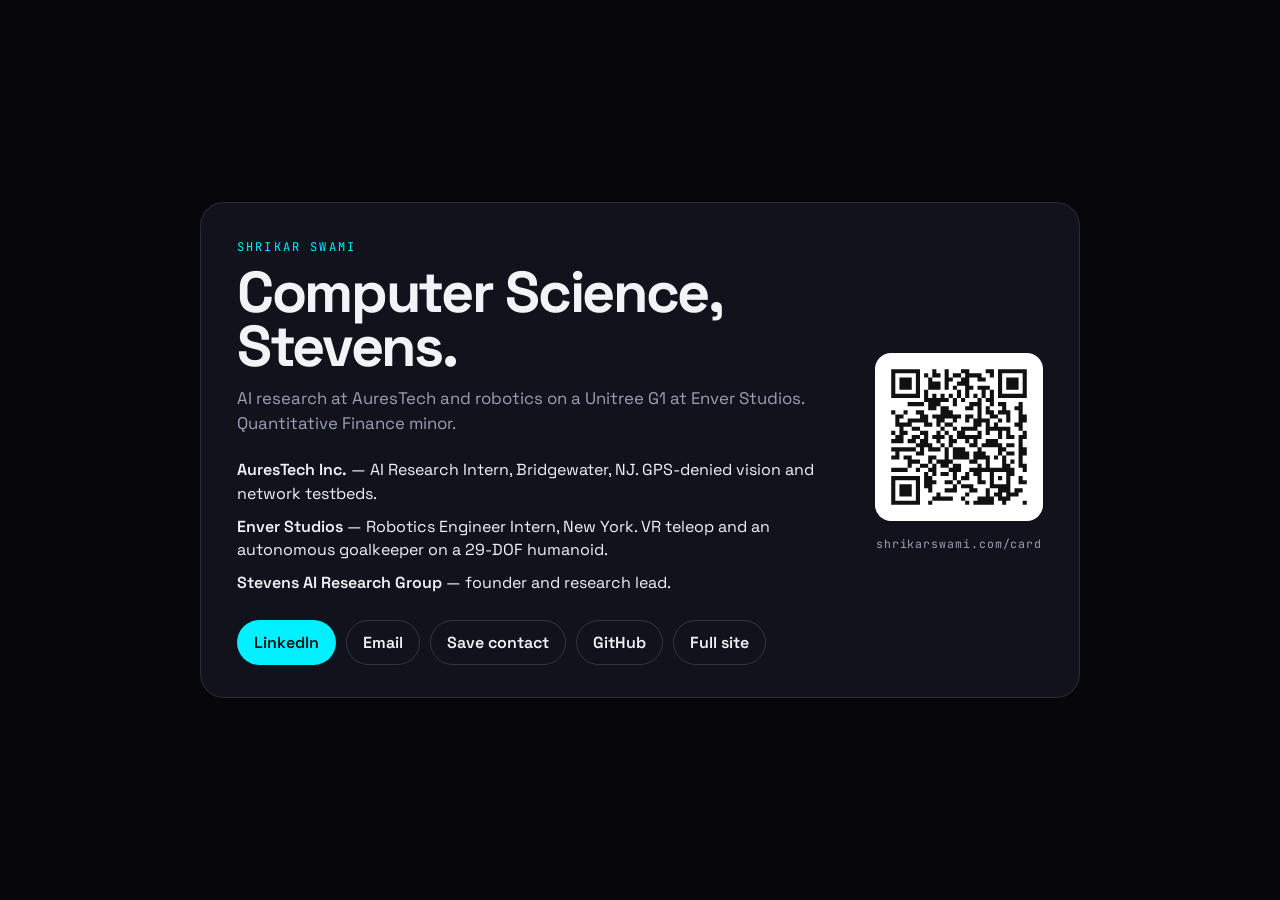
<file: card.html>
<!DOCTYPE html>
<html lang="en">
<head>
<meta charset="UTF-8">
<meta name="viewport" content="width=device-width, initial-scale=1.0">
<title>Shrikar Swami</title>
<meta name="description" content="Shrikar Swami, Computer Science at Stevens. AI research at AuresTech and robotics at Enver Studios.">
<link rel="preconnect" href="https://fonts.googleapis.com">
<link rel="preconnect" href="https://fonts.gstatic.com" crossorigin>
<link href="https://fonts.googleapis.com/css2?family=Space+Grotesk:wght@500;600;700&family=JetBrains+Mono:wght@400;500&display=swap" rel="stylesheet">
<style>
:root{
  --bg:#06060b; --panel:#12121c; --cyan:#00f0ff; --text:#f2f3f7; --muted:#9aa0b4;
  --font:'Space Grotesk',system-ui,sans-serif; --mono:'JetBrains Mono',monospace;
}
*{margin:0;padding:0;box-sizing:border-box}
body{
  min-height:100vh;display:flex;align-items:center;justify-content:center;
  padding:28px 18px;background:var(--bg);color:var(--text);font-family:var(--font);
}
a{color:inherit}
.card{
  width:min(880px,100%);
  display:grid;grid-template-columns:1fr auto;gap:36px;align-items:center;
  background:var(--panel);border:1px solid rgba(255,255,255,.1);border-radius:24px;
  padding:36px 36px 32px;
}
.kicker{font-family:var(--mono);font-size:.75rem;letter-spacing:.18em;color:var(--cyan);text-transform:uppercase}
h1{font-size:clamp(2.4rem,5vw,3.6rem);letter-spacing:-.04em;line-height:.95;margin:10px 0 12px}
.role{color:var(--muted);font-size:1.05rem;line-height:1.5;max-width:36rem}
.facts{list-style:none;margin:22px 0 26px;display:grid;gap:10px}
.facts li{line-height:1.45}
.facts b{font-weight:600}
.actions{display:flex;flex-wrap:wrap;gap:10px}
.actions a{
  display:inline-flex;align-items:center;justify-content:center;
  padding:11px 16px;border-radius:999px;font-weight:600;text-decoration:none;
  border:1px solid rgba(255,255,255,.14);
}
.actions a.primary{background:var(--cyan);color:#041014;border-color:transparent}
.actions a:hover{border-color:var(--cyan)}
.qr{text-align:center}
.qr img{width:168px;height:168px;background:#fff;border-radius:16px;padding:8px}
.qr p{margin-top:10px;font-family:var(--mono);font-size:.72rem;letter-spacing:.08em;color:var(--muted)}
@media(max-width:720px){
  .card{grid-template-columns:1fr;padding:26px 20px 22px;gap:22px}
  .qr{order:-1}
  .qr img{width:140px;height:140px}
}
</style>
</head>
<body>
<main class="card">
  <div>
    <p class="kicker">Shrikar Swami</p>
    <h1>Computer Science,<br>Stevens.</h1>
    <p class="role">AI research at AuresTech and robotics on a Unitree G1 at Enver Studios. Quantitative Finance minor.</p>
    <ul class="facts">
      <li><b>AuresTech Inc.</b> — AI Research Intern, Bridgewater, NJ. GPS-denied vision and network testbeds.</li>
      <li><b>Enver Studios</b> — Robotics Engineer Intern, New York. VR teleop and an autonomous goalkeeper on a 29-DOF humanoid.</li>
      <li><b>Stevens AI Research Group</b> — founder and research lead.</li>
    </ul>
    <div class="actions">
      <a class="primary" href="https://linkedin.com/in/shrikarswami" target="_blank" rel="noopener">LinkedIn</a>
      <a href="mailto:shrikarswami@live.com">Email</a>
      <a href="card.vcf" download="shrikar-swami.vcf">Save contact</a>
      <a href="https://github.com/ShrikarSwami" target="_blank" rel="noopener">GitHub</a>
      <a href="index.html">Full site</a>
    </div>
  </div>
  <div class="qr">
    <img src="assets/card-qr.svg" width="168" height="168" alt="QR code that opens this card">
    <p>shrikarswami.com/card</p>
  </div>
</main>
</body>
</html>
</file>
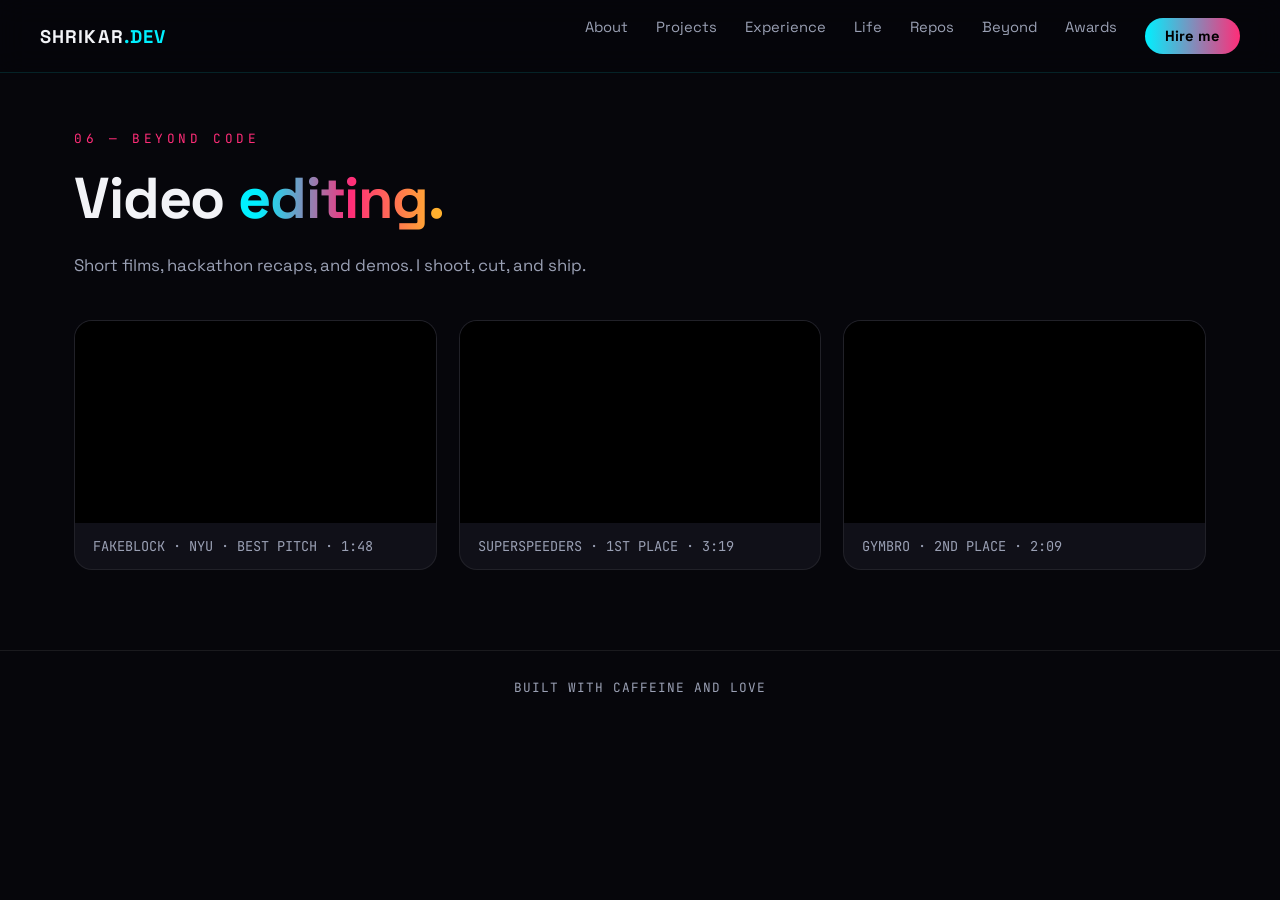
<file: editing.html>
<!DOCTYPE html>
<html lang="en">
<head>
<meta charset="UTF-8">
<meta name="viewport" content="width=device-width, initial-scale=1.0">
<title>Video Editing — Shrikar Swami</title>
<link rel="preconnect" href="https://fonts.googleapis.com">
<link rel="preconnect" href="https://fonts.gstatic.com" crossorigin>
<link href="https://fonts.googleapis.com/css2?family=Space+Grotesk:wght@400;500;600;700&family=JetBrains+Mono:wght@400;500&display=swap" rel="stylesheet">
<link rel="stylesheet" href="pages.css">
</head>
<body>
<nav>
  <a class="logo" href="index.html">SHRIKAR<span>.DEV</span></a>
  <div class="navlinks">
    <a href="index.html#about">About</a>
    <a href="index.html#projects">Projects</a>
    <a href="index.html#experience">Experience</a>
    <a href="index.html#gallery">Life</a>
    <a href="index.html#vault">Repos</a>
    <a href="index.html#beyond">Beyond</a>
    <a href="index.html#trophies">Awards</a>
    <a class="hire" href="index.html#contact">Hire me</a>
  </div>
</nav>
<main>
  <div class="kicker">06 — Beyond code</div>
  <h1>Video <span class="grad">editing.</span></h1>
  <p class="lead">Short films, hackathon recaps, and demos. I shoot, cut, and ship.</p>
  <div class="grid">
    <div class="card">
      <iframe loading="lazy" src="https://www.youtube-nocookie.com/embed/-O5mWXlSM4k" title="Trust in the Hiring Funnel — NYU Hackathon" allow="accelerometer; autoplay; clipboard-write; encrypted-media; gyroscope; picture-in-picture" allowfullscreen></iframe>
      <div class="cap">FAKEBLOCK · NYU · BEST PITCH · 1:48</div>
    </div>
    <div class="card">
      <iframe loading="lazy" src="https://www.youtube-nocookie.com/embed/ptsiaKKCn2o" title="SuperSpeeders Hackathon Demo" allow="accelerometer; autoplay; clipboard-write; encrypted-media; gyroscope; picture-in-picture" allowfullscreen></iframe>
      <div class="cap">SUPERSPEEDERS · 1ST PLACE · 3:19</div>
    </div>
    <div class="card">
      <iframe loading="lazy" src="https://www.youtube-nocookie.com/embed/jBkQoYzdoTE" title="GymBro AI Demo" allow="accelerometer; autoplay; clipboard-write; encrypted-media; gyroscope; picture-in-picture" allowfullscreen></iframe>
      <div class="cap">GYMBRO · 2ND PLACE · 2:09</div>
    </div>
  </div>
</main>
<footer>BUILT WITH CAFFEINE AND LOVE</footer>
</body>
</html>
</file>
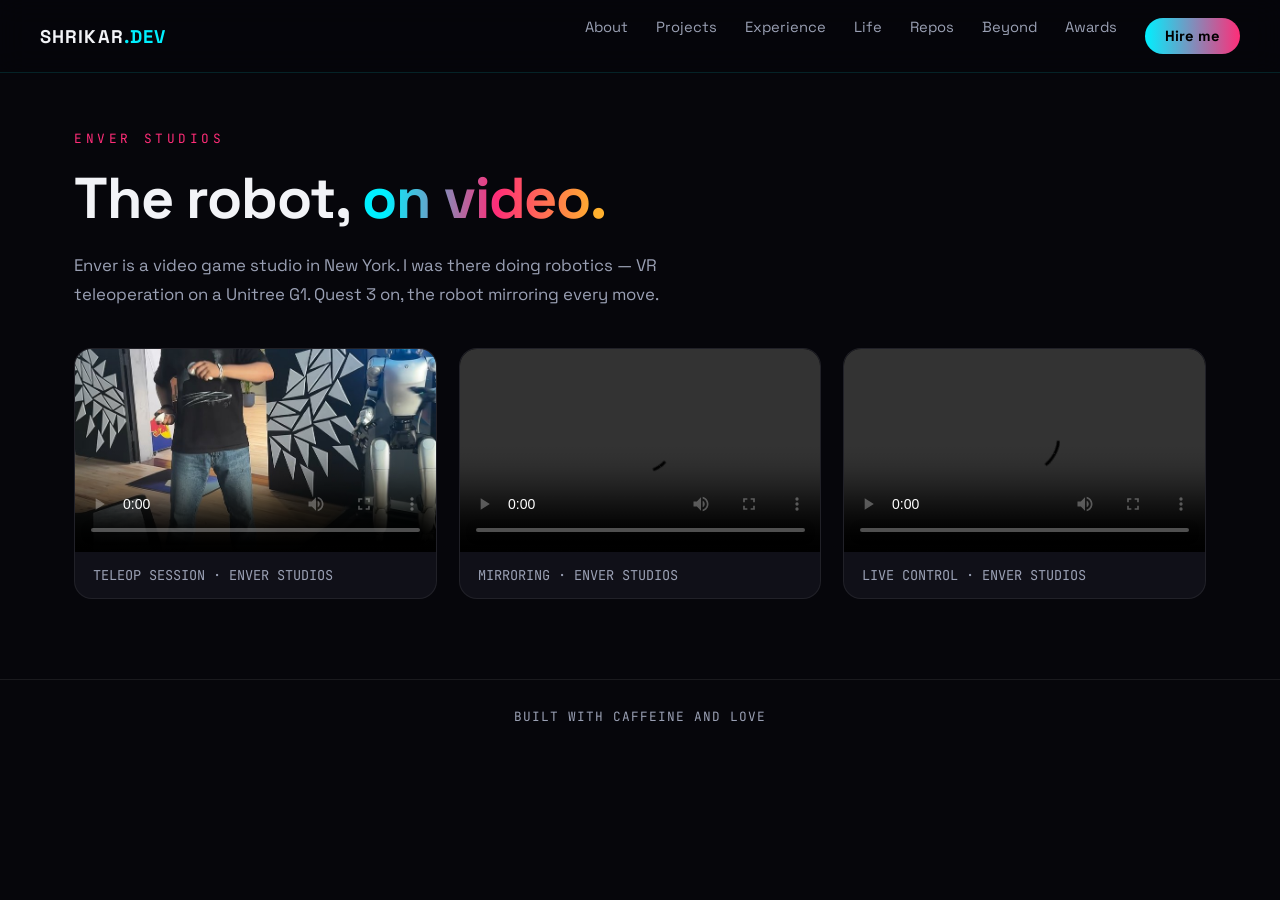
<file: enver.html>
<!DOCTYPE html>
<html lang="en">
<head>
<meta charset="UTF-8">
<meta name="viewport" content="width=device-width, initial-scale=1.0">
<title>Enver Studios — Shrikar Swami</title>
<link rel="preconnect" href="https://fonts.googleapis.com">
<link rel="preconnect" href="https://fonts.gstatic.com" crossorigin>
<link href="https://fonts.googleapis.com/css2?family=Space+Grotesk:wght@400;500;600;700&family=JetBrains+Mono:wght@400;500&display=swap" rel="stylesheet">
<link rel="stylesheet" href="pages.css">
</head>
<body>
<nav>
  <a class="logo" href="index.html">SHRIKAR<span>.DEV</span></a>
  <div class="navlinks">
    <a href="index.html#about">About</a>
    <a href="index.html#projects">Projects</a>
    <a href="index.html#experience">Experience</a>
    <a href="index.html#gallery">Life</a>
    <a href="index.html#vault">Repos</a>
    <a href="index.html#beyond">Beyond</a>
    <a href="index.html#trophies">Awards</a>
    <a class="hire" href="index.html#contact">Hire me</a>
  </div>
</nav>
<main>
  <div class="kicker">Enver Studios</div>
  <h1>The robot, <span class="grad">on video.</span></h1>
  <p class="lead">Enver is a video game studio in New York. I was there doing robotics — VR teleoperation on a Unitree G1. Quest 3 on, the robot mirroring every move.</p>
  <div class="grid">
    <div class="card">
      <video controls preload="metadata" poster="assets/otto/otto-vr-teleop.jpg"><source src="assets/otto/otto-teleop-1.mp4" type="video/mp4"></video>
      <div class="cap">TELEOP SESSION · ENVER STUDIOS</div>
    </div>
    <div class="card">
      <video controls preload="metadata"><source src="assets/otto/otto-teleop-2.mp4" type="video/mp4"></video>
      <div class="cap">MIRRORING · ENVER STUDIOS</div>
    </div>
    <div class="card">
      <video controls preload="metadata"><source src="assets/otto/otto-teleop-3.mp4" type="video/mp4"></video>
      <div class="cap">LIVE CONTROL · ENVER STUDIOS</div>
    </div>
  </div>
</main>
<footer>BUILT WITH CAFFEINE AND LOVE</footer>
</body>
</html>
</file>
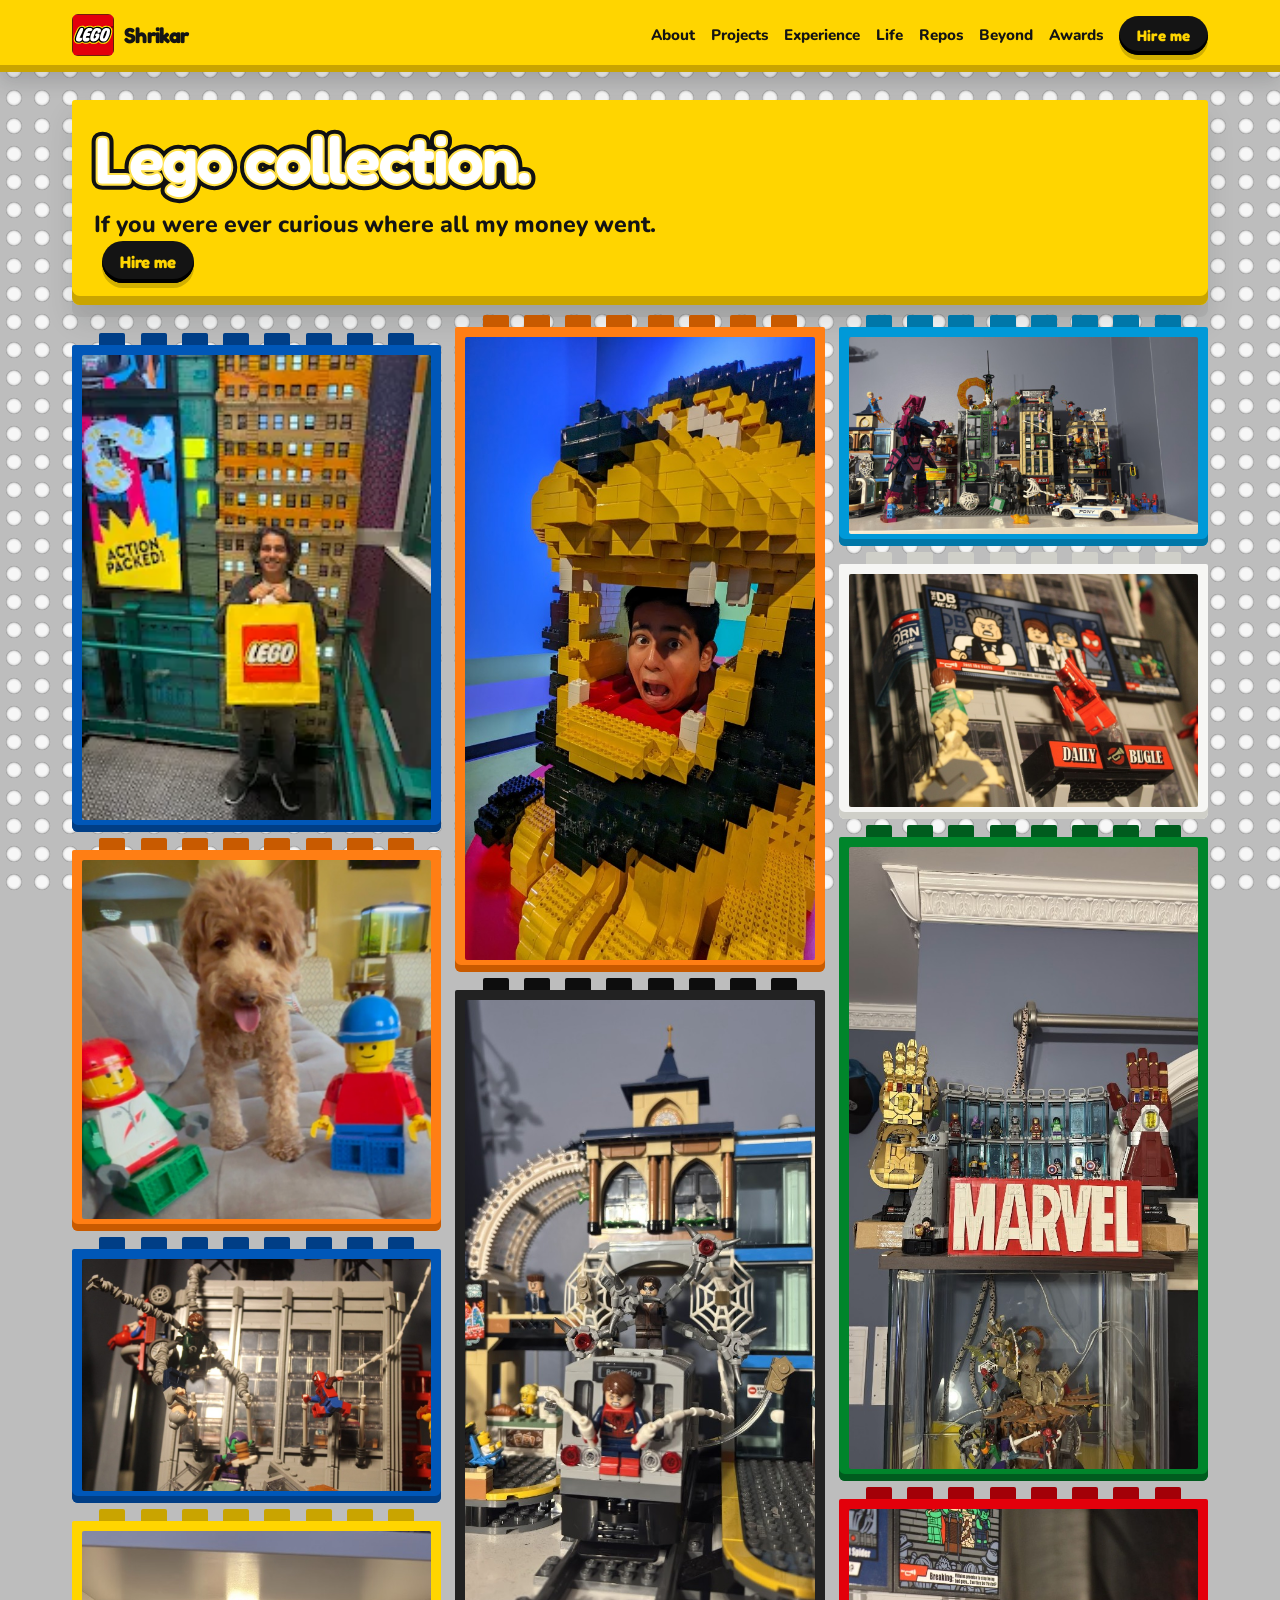
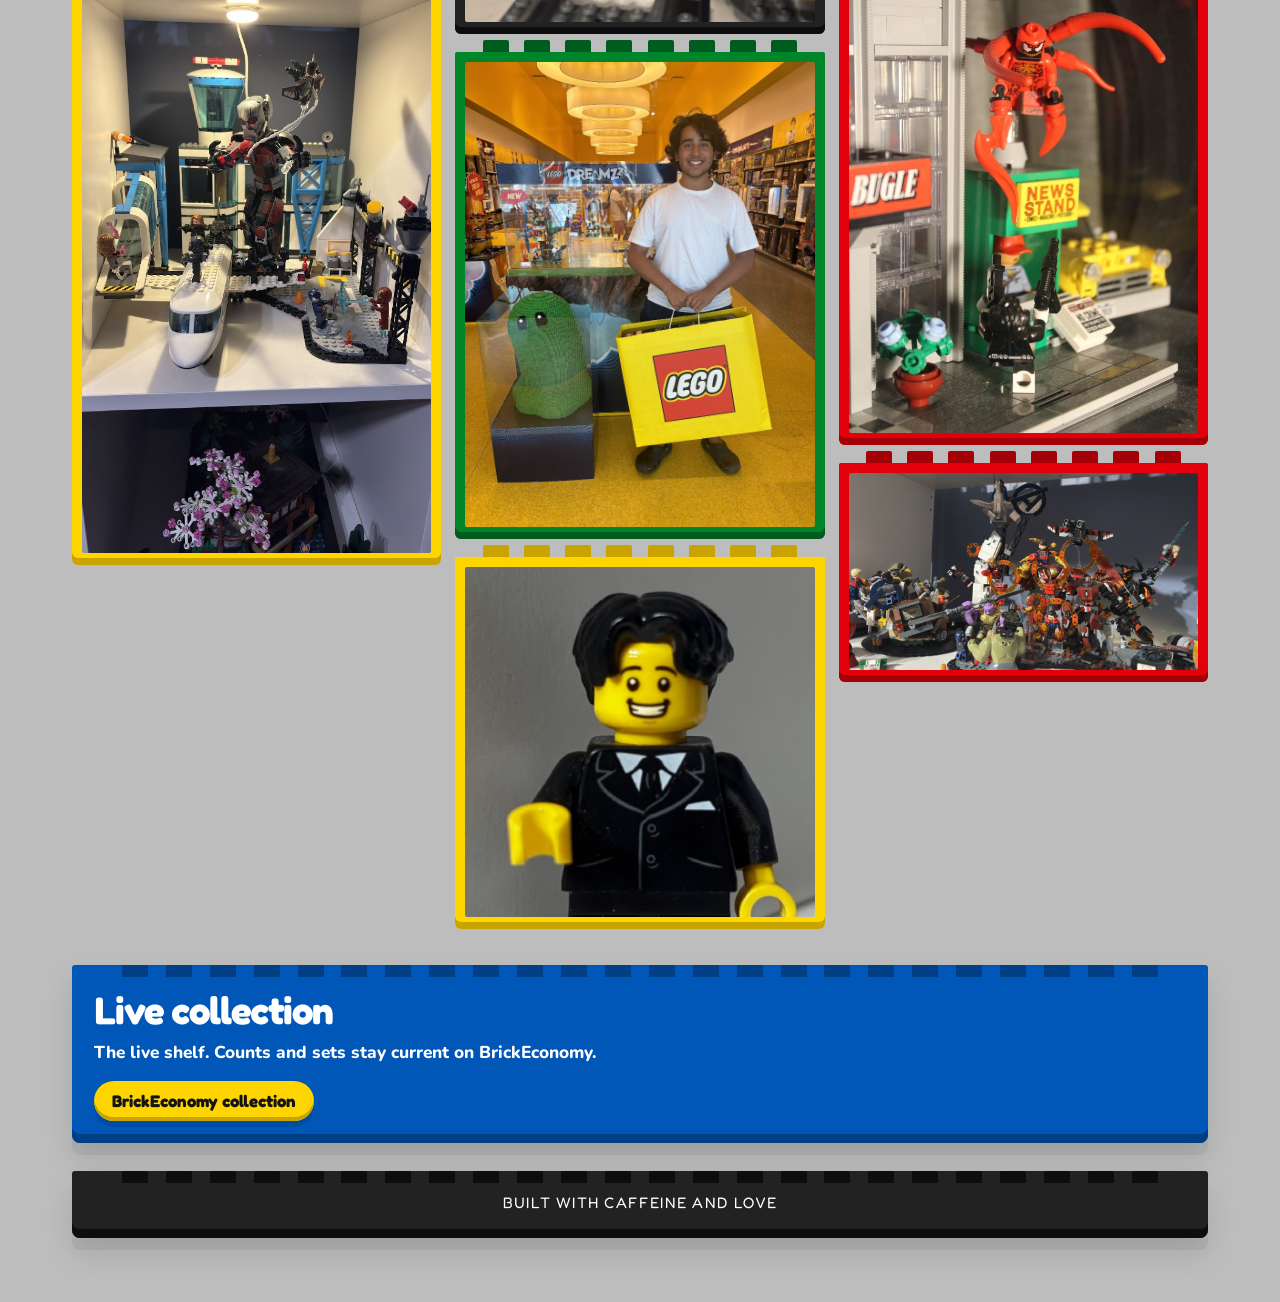
<file: lego.html>
<!DOCTYPE html>
<html lang="en">
<head>
<meta charset="UTF-8">
<meta name="viewport" content="width=device-width, initial-scale=1.0">
<title>Lego Collection — Shrikar Swami</title>
<link rel="preconnect" href="https://fonts.googleapis.com">
<link rel="preconnect" href="https://fonts.gstatic.com" crossorigin>
<link href="https://fonts.googleapis.com/css2?family=Fredoka:wght@600;700&family=Nunito:wght@600;800&display=swap" rel="stylesheet">
<style>
:root{
  --ink:#141414;
  --plate:#c4c4c4;
  --plate-stud:#efefef;
  --yellow:#ffd500;
  --yellow-dark:#c9a400;
  --red:#e3000b;
  --red-dark:#a30008;
  --blue:#0057b8;
  --blue-dark:#003e86;
  --green:#00852b;
  --green-dark:#005c1e;
  --orange:#ff7e14;
  --orange-dark:#c85a00;
  --azure:#0099d8;
  --azure-dark:#0077a8;
  --black:#222;
  --black-dark:#0d0d0d;
  --white:#f6f6f4;
  --white-dark:#cfcfc8;
  --font:'Nunito',system-ui,sans-serif;
  --display:'Fredoka',system-ui,sans-serif;
}
*{margin:0;padding:0;box-sizing:border-box}
html{scroll-behavior:smooth}
body{
  min-height:100vh;
  color:var(--ink);
  font-family:var(--font);
  background-color:#bdbdbd;
  background-image:radial-gradient(circle at 14px 14px, #f7f7f7 0 5px, #e6e6e6 6.5px, #a3a3a3 8px, transparent 8.6px);
  background-size:28px 28px;
  background-attachment:fixed;
}
img{max-width:100%;display:block}
a{color:inherit}
:focus-visible{outline:3px solid var(--ink);outline-offset:3px}

.top{
  --plastic:var(--yellow);
  --plastic-dark:var(--yellow-dark);
  position:sticky;top:0;z-index:20;
  background:var(--yellow);
  box-shadow:inset 0 -7px 0 var(--yellow-dark), 0 10px 18px rgba(20,24,28,.16);
}
.top-inner{
  max-width:1180px;margin:0 auto;
  display:flex;align-items:center;justify-content:space-between;gap:18px;
  padding:14px 22px 16px;
}
.brand{display:flex;align-items:center;gap:10px;text-decoration:none;font-family:var(--display);font-weight:700;font-size:1.35rem;letter-spacing:-.03em}
.brand img{width:42px;height:42px;border-radius:6px}
.navlinks{display:flex;flex-wrap:wrap;gap:8px 16px;align-items:center;justify-content:flex-end}
.navlinks a{text-decoration:none;font-weight:800;font-size:.95rem}
.navlinks a:hover{text-decoration:underline;text-underline-offset:3px}

.wrap{max-width:1180px;margin:0 auto;padding:28px 22px 64px}

.plate{
  --plastic:var(--yellow);
  --plastic-dark:var(--yellow-dark);
  background:var(--plastic);
  border-radius:3px 3px 8px 8px;
  padding:0 22px 22px;
  box-shadow:inset 0 -9px 0 var(--plastic-dark), 0 12px 0 rgba(20,24,28,.06), 0 16px 28px rgba(20,24,28,.12);
}
.plate.red{--plastic:var(--red);--plastic-dark:var(--red-dark);color:#fff}
.plate.blue{--plastic:var(--blue);--plastic-dark:var(--blue-dark);color:#fff}
.studs{display:flex;justify-content:space-evenly;align-items:flex-end;height:12px;margin:0 10px 10px;pointer-events:none}
.studs i{
  width:26px;height:12px;flex:0 0 26px;
  border-radius:2px 2px 0 0;
  background:var(--plastic-dark);
}
.top .pill,.money .pill{
  background:var(--ink);color:var(--yellow);
  box-shadow:inset 0 -4px 0 #000, 0 5px 0 rgba(0,0,0,.18);
}
.top .pill:hover,.money .pill:hover{box-shadow:inset 0 -4px 0 #000, 0 8px 0 rgba(0,0,0,.16)}

.nameplate{margin-bottom:22px;padding-top:22px}
.nameplate h1{
  position:relative;
  display:inline-block;
  font-family:var(--display);
  font-size:clamp(2.4rem,5.4vw,4.1rem);
  font-weight:600;
  letter-spacing:-.03em;
  line-height:1.12;
  text-wrap:balance;
  max-width:14ch;
}
.nameplate h1 .outline,
.nameplate h1 .face{display:block}
.nameplate h1 .outline{
  position:absolute;inset:0;
  color:transparent;
  -webkit-text-stroke:12px #111;
}
.nameplate h1 .face{
  position:relative;
  color:#fff;
  -webkit-text-stroke:4px #ffe14a;
  paint-order:stroke fill;
}
.money{
  margin-top:14px;
  max-width:38rem;
  font-size:clamp(1.15rem,2vw,1.45rem);
  font-weight:800;
  line-height:1.35;
}
.money .pill{margin-left:8px;vertical-align:middle}

.pill{
  display:inline-flex;align-items:center;justify-content:center;
  background:var(--yellow);color:var(--ink);
  font-family:var(--display);font-weight:700;font-size:1.05rem;
  text-decoration:none;
  padding:10px 18px;border-radius:999px;
  box-shadow:inset 0 -4px 0 var(--yellow-dark), 0 6px 0 rgba(0,0,0,.12);
  transition:transform .18s cubic-bezier(.2,.7,.2,1), box-shadow .18s;
}
.pill:hover{transform:translateY(-2px);box-shadow:inset 0 -4px 0 var(--yellow-dark), 0 10px 0 rgba(0,0,0,.1)}
.pill:active{transform:translateY(2px);box-shadow:inset 0 -2px 0 var(--yellow-dark), 0 2px 0 rgba(0,0,0,.12)}
.plate.red .pill,.plate.blue .pill{color:var(--ink)}

.build{
  column-count:3;
  column-gap:14px;
}
.brick{
  --plastic:var(--red);
  --plastic-dark:var(--red-dark);
  position:relative;
  appearance:none;border:0;padding:10px 10px 12px;width:100%;
  display:block;break-inside:avoid;margin:18px 0 8px;
  background:var(--plastic);color:inherit;text-align:left;cursor:zoom-in;
  border-radius:2px 2px 6px 6px;
  box-shadow:inset 0 -7px 0 var(--plastic-dark);
  transition:transform .2s cubic-bezier(.2,.7,.2,1);
}
.brick > .studs{position:absolute;top:-12px;left:12px;right:12px;height:12px;margin:0}
.brick:hover,.brick:focus-visible{transform:translateY(-4px);z-index:2}
.brick img{width:100%;height:auto;border-radius:2px}
.brick.blue{--plastic:var(--blue);--plastic-dark:var(--blue-dark)}
.brick.green{--plastic:var(--green);--plastic-dark:var(--green-dark)}
.brick.orange{--plastic:var(--orange);--plastic-dark:var(--orange-dark)}
.brick.yellow{--plastic:var(--yellow);--plastic-dark:var(--yellow-dark)}
.brick.azure{--plastic:var(--azure);--plastic-dark:var(--azure-dark)}
.brick.black{--plastic:var(--black);--plastic-dark:var(--black-dark)}
.brick.white{--plastic:var(--white);--plastic-dark:var(--white-dark)}

.shelf{margin-top:36px}
.shelf h2{font-family:var(--display);font-size:clamp(1.8rem,3vw,2.4rem);letter-spacing:-.03em;font-weight:700}
.shelf p{margin:8px 0 16px;font-weight:800;font-size:1.08rem;max-width:42rem;line-height:1.4}

.foot{
  --plastic:var(--black);--plastic-dark:var(--black-dark);
  color:#fff;text-align:center;margin-top:28px;
}
.foot p{font-family:var(--display);letter-spacing:.08em;font-size:.95rem;padding-bottom:4px}

.viewer{
  position:fixed;inset:0;z-index:40;
  background:rgba(18,22,26,.82);
  display:flex;align-items:center;justify-content:center;gap:14px;
  padding:28px 16px 56px;
}
.viewer[hidden]{display:none}
.viewer-brick{
  --plastic:var(--white);--plastic-dark:var(--white-dark);
  position:relative;
  margin:14px 0 0;max-width:min(1100px,88vw);
  background:var(--white);padding:10px 12px 14px;
  border-radius:2px 2px 8px 8px;
  box-shadow:inset 0 -8px 0 var(--white-dark), 0 24px 50px rgba(0,0,0,.35);
}
.viewer-brick > .studs{position:absolute;top:-12px;left:16px;right:16px;height:12px;margin:0}
.viewer-brick img{width:auto;height:auto;max-width:min(1070px,84vw);max-height:78vh;margin:0 auto;border-radius:2px}
.viewer-count{margin-top:10px;text-align:center;font-weight:800;letter-spacing:.12em;font-size:.8rem}
.round{
  appearance:none;border:0;cursor:pointer;
  width:52px;height:52px;border-radius:50%;flex:none;
  background:var(--yellow);color:var(--ink);
  font-family:var(--display);font-size:1.8rem;line-height:1;
  box-shadow:inset 0 -4px 0 var(--yellow-dark), 0 6px 0 rgba(0,0,0,.25);
}
.round:hover{transform:translateY(-2px)}
.viewer-x{position:absolute;top:18px;right:18px}

@media(max-width:800px){
  .build{column-count:2}
  .top-inner{align-items:flex-start;flex-direction:column;gap:8px}
}
@media(max-width:520px){
  .build{column-count:1}
  .viewer{gap:8px;padding:72px 8px 24px}
  .round{width:42px;height:42px}
  .viewer-brick img{max-width:86vw}
}
@media(prefers-reduced-motion:reduce){
  .brick,.pill,.round{transition:none}
  html{scroll-behavior:auto}
}
</style>
</head>
<body>
<!--
THESIS: The collection is a model on the table, not a dark portfolio section. Refuse the cropped card grid.
OWN-WORLD: Light studded baseplate. Yellow, red, blue, green, orange, and black ABS bricks with round studs and a darker lower lip. Fredoka titles, Nunito body. Yellow round buttons.
STORY: These are the builds. The money line points at Hire me. BrickEconomy is the live shelf.
FIRST VIEWPORT: A yellow brick bar, then a yellow nameplate brick with the title and hire button, then the colored photo bricks filling the width.
FORM: Brick wall on a baseplate, the pinned brief. Seed skipped because the brief named the world.
FINISH: unreviewed and undocumented is unfinished; this build ends with the finish review, the verdict, and DESIGN.md
-->
<header class="top">
  <div class="top-inner">
    <a class="brand" href="index.html"><img src="assets/logos/lego.svg" alt=""><span>Shrikar</span></a>
    <nav class="navlinks" aria-label="Site">
      <a href="index.html#about">About</a>
      <a href="index.html#projects">Projects</a>
      <a href="index.html#experience">Experience</a>
      <a href="index.html#gallery">Life</a>
      <a href="index.html#vault">Repos</a>
      <a href="index.html#beyond">Beyond</a>
      <a href="index.html#trophies">Awards</a>
      <a class="pill" href="index.html#contact">Hire me</a>
    </nav>
  </div>
</header>

<main class="wrap">
  <section class="plate nameplate">
    <h1><span class="outline" aria-hidden="true">Lego collection.</span><span class="face">Lego collection.</span></h1>
    <p class="money">If you were ever curious where all my money went. <a class="pill" href="index.html#contact">Hire me</a></p>
  </section>

  <div class="build" id="build">
    <button class="brick red" type="button">
      <div class="studs" aria-hidden="true"></div>
      <img src="assets/lego/01.jpg" alt="Avengers Lego display with Hulkbuster, Iron Man, Thor, Hulk, Thanos, and Doctor Strange">
    </button>
    <button class="brick blue" type="button">
      <div class="studs" aria-hidden="true"></div>
      <img src="assets/lego/02.png" alt="Holding a LEGO shopping bag in front of a brick wall">
    </button>
    <button class="brick green" type="button">
      <div class="studs" aria-hidden="true"></div>
      <img src="assets/lego/03.jpg" alt="MARVEL logo between the Infinity Gauntlet and the Nano Gauntlet">
    </button>
    <button class="brick orange" type="button">
      <div class="studs" aria-hidden="true"></div>
      <img src="assets/lego/04.jpg" alt="A curly dog on a couch between two oversized Lego figures">
    </button>
    <button class="brick yellow" type="button">
      <div class="studs" aria-hidden="true"></div>
      <img src="assets/lego/05.jpg" alt="Ant-Man and a white jet in an airport Lego scene">
    </button>
    <button class="brick azure" type="button">
      <div class="studs" aria-hidden="true"></div>
      <img src="assets/lego/06.jpg" alt="Spider-Man street with the Daily Bugle, Oscorp, and a PDNY car">
    </button>
    <button class="brick black" type="button">
      <div class="studs" aria-hidden="true"></div>
      <img src="assets/lego/07.jpg" alt="Spider-Man on a subway car with Doctor Octopus overhead">
    </button>
    <button class="brick white" type="button">
      <div class="studs" aria-hidden="true"></div>
      <img src="assets/lego/08.jpg" alt="Daily Bugle news screen with Daredevil in front">
    </button>
    <button class="brick red" type="button">
      <div class="studs" aria-hidden="true"></div>
      <img src="assets/lego/09.jpg" alt="Carnage above a news stand">
    </button>
    <button class="brick blue" type="button">
      <div class="studs" aria-hidden="true"></div>
      <img src="assets/lego/10.jpg" alt="Spider-Man swinging past Doctor Octopus and the Green Goblin">
    </button>
    <button class="brick green" type="button">
      <div class="studs" aria-hidden="true"></div>
      <img src="assets/lego/11.jpg" alt="Holding a LEGO bag next to a green brick sculpture in a LEGO store">
    </button>
    <button class="brick orange" type="button">
      <div class="studs" aria-hidden="true"></div>
      <img src="assets/lego/12.jpg" alt="Face in the mouth of a giant yellow brick dinosaur">
    </button>
    <button class="brick yellow" type="button">
      <div class="studs" aria-hidden="true"></div>
      <img src="assets/lego-avatar.jpg" alt="Lego minifigure avatar in a suit">
    </button>
  </div>

  <section class="plate blue shelf">
    <div class="studs" aria-hidden="true"></div>
    <h2>Live collection</h2>
    <p>The live shelf. Counts and sets stay current on BrickEconomy.</p>
    <a class="pill" href="https://www.brickeconomy.com/member/LegoShrikar" target="_blank" rel="noopener">BrickEconomy collection</a>
  </section>

  <footer class="plate foot">
    <div class="studs" aria-hidden="true"></div>
    <p>BUILT WITH CAFFEINE AND LOVE</p>
  </footer>
</main>

<div class="viewer" id="viewer" hidden role="dialog" aria-modal="true" aria-label="Lego photo">
  <button class="round viewer-x" type="button" aria-label="Close">×</button>
  <button class="round viewer-prev" type="button" aria-label="Previous photo">‹</button>
  <figure class="viewer-brick">
    <div class="studs" aria-hidden="true"></div>
    <img id="viewerImg" alt="">
    <figcaption class="viewer-count" id="viewerCount"></figcaption>
  </figure>
  <button class="round viewer-next" type="button" aria-label="Next photo">›</button>
</div>

<script>
(function () {
  const bricks = [...document.querySelectorAll('.brick, .plate, .top')];
  function fillStuds(el) {
    const row = el.querySelector(':scope > .studs, :scope > .top-studs');
    if (!row) return;
    const width = el.clientWidth || row.parentElement.clientWidth;
    const n = Math.max(2, Math.min(24, Math.floor((width - 20) / 40)));
    row.replaceChildren(...Array.from({ length: n }, () => document.createElement('i')));
  }
  function studs() { bricks.forEach(fillStuds); }
  studs();
  addEventListener('resize', studs);

  function shuffle(list) {
    const a = list.slice();
    for (let i = a.length - 1; i > 0; i--) {
      const j = Math.floor(Math.random() * (i + 1));
      const t = a[i]; a[i] = a[j]; a[j] = t;
    }
    return a;
  }
  const build = document.getElementById('build');
  const stamp = list => list.map(btn => btn.querySelector('img').getAttribute('src')).join('|');
  let buttons = [...build.querySelectorAll('.brick')];
  let previous = '';
  try { previous = localStorage.getItem('lego-browse-order') || ''; } catch (err) {}
  let order = shuffle(buttons);
  for (let guard = 0; stamp(order) === previous && guard < 12; guard++) order = shuffle(buttons);
  try { localStorage.setItem('lego-browse-order', stamp(order)); } catch (err) {}
  order.forEach(btn => build.appendChild(btn));
  buttons = order;
  const viewer = document.getElementById('viewer');
  const img = document.getElementById('viewerImg');
  const count = document.getElementById('viewerCount');
  const viewerStuds = viewer.querySelector('.studs');
  let cursor = 0;
  let open = false;

  function render() {
    const photo = buttons[cursor].querySelector('img');
    img.src = photo.src;
    img.alt = photo.alt;
    count.textContent = (cursor + 1) + ' / ' + buttons.length;
    const n = Math.max(4, Math.min(18, Math.floor(Math.min(window.innerWidth * 0.7, 900) / 40)));
    viewerStuds.replaceChildren(...Array.from({ length: n }, () => document.createElement('i')));
  }
  function show(index) {
    cursor = (index + buttons.length) % buttons.length;
    open = true;
    viewer.hidden = false;
    document.body.style.overflow = 'hidden';
    render();
    viewer.querySelector('.viewer-x').focus();
  }
  function hide() {
    open = false;
    viewer.hidden = true;
    img.removeAttribute('src');
    document.body.style.overflow = '';
  }
  buttons.forEach((btn, i) => {
    const photo = btn.querySelector('img');
    btn.setAttribute('aria-label', photo.alt || 'Open photo');
    btn.addEventListener('click', () => show(i));
  });
  viewer.querySelector('.viewer-prev').addEventListener('click', () => { cursor = (cursor - 1 + buttons.length) % buttons.length; render(); });
  viewer.querySelector('.viewer-next').addEventListener('click', () => { cursor = (cursor + 1) % buttons.length; render(); });
  viewer.querySelector('.viewer-x').addEventListener('click', hide);
  viewer.addEventListener('click', e => { if (e.target === viewer) hide(); });
  addEventListener('keydown', e => {
    if (!open) return;
    if (e.key === 'Escape') hide();
    else if (e.key === 'ArrowLeft') { cursor = (cursor - 1 + buttons.length) % buttons.length; render(); }
    else if (e.key === 'ArrowRight') { cursor = (cursor + 1) % buttons.length; render(); }
  });
})();
</script>
</body>
</html>
</file>
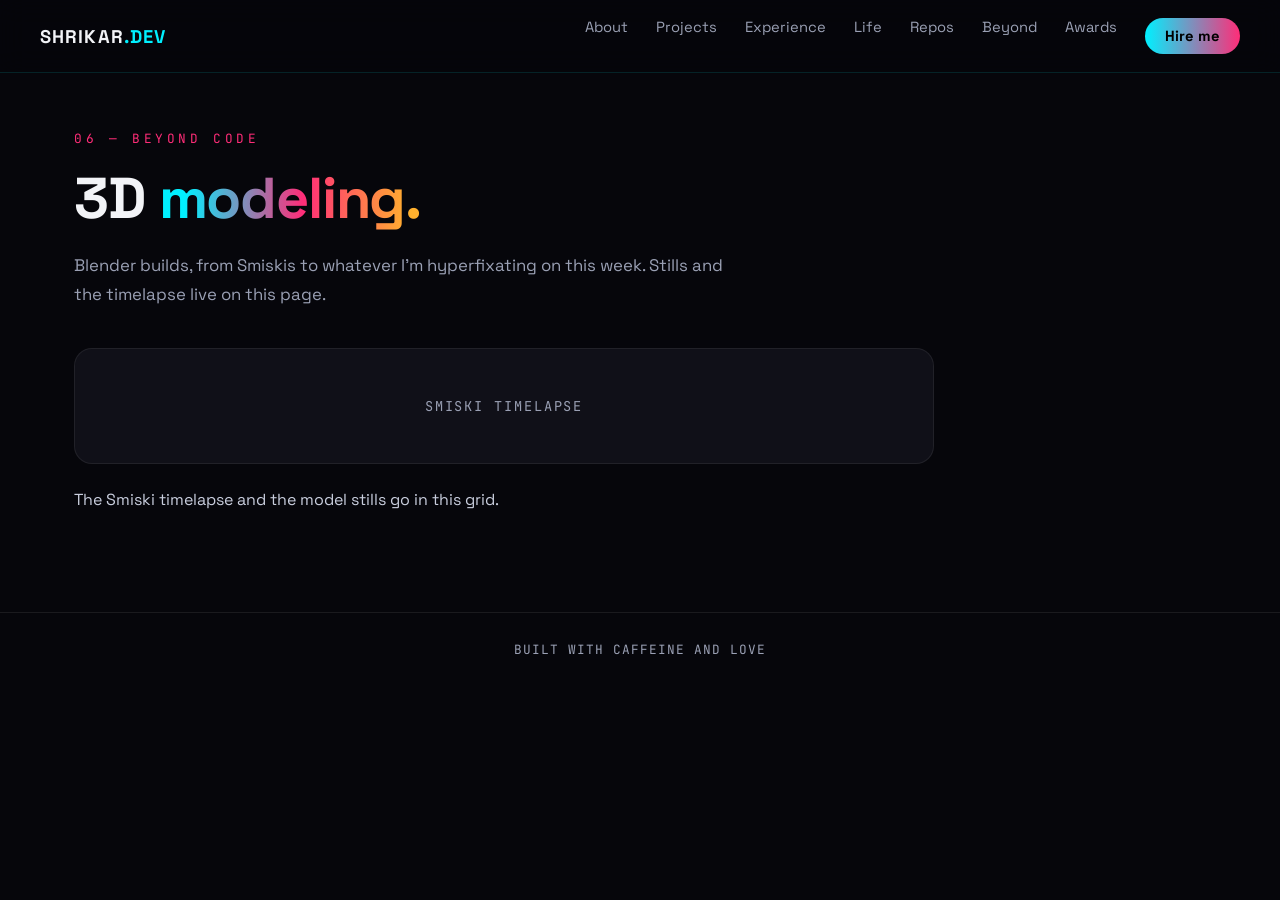
<file: modeling.html>
<!DOCTYPE html>
<html lang="en">
<head>
<meta charset="UTF-8">
<meta name="viewport" content="width=device-width, initial-scale=1.0">
<title>3D Modeling — Shrikar Swami</title>
<link rel="preconnect" href="https://fonts.googleapis.com">
<link rel="preconnect" href="https://fonts.gstatic.com" crossorigin>
<link href="https://fonts.googleapis.com/css2?family=Space+Grotesk:wght@400;500;600;700&family=JetBrains+Mono:wght@400;500&display=swap" rel="stylesheet">
<link rel="stylesheet" href="pages.css">
</head>
<body>
<nav>
  <a class="logo" href="index.html">SHRIKAR<span>.DEV</span></a>
  <div class="navlinks">
    <a href="index.html#about">About</a>
    <a href="index.html#projects">Projects</a>
    <a href="index.html#experience">Experience</a>
    <a href="index.html#gallery">Life</a>
    <a href="index.html#vault">Repos</a>
    <a href="index.html#beyond">Beyond</a>
    <a href="index.html#trophies">Awards</a>
    <a class="hire" href="index.html#contact">Hire me</a>
  </div>
</nav>
<main>
  <div class="kicker">06 — Beyond code</div>
  <h1>3D <span class="grad">modeling.</span></h1>
  <p class="lead">Blender builds, from Smiskis to whatever I'm hyperfixating on this week. Stills and the timelapse live on this page.</p>
  <div class="card" style="max-width:860px">
    <div class="cap" style="padding:48px 22px;text-align:center;letter-spacing:.14em">SMISKI TIMELAPSE</div>
  </div>
  <p class="note" style="margin-top:22px">The Smiski timelapse and the model stills go in this grid.</p>
  <div class="gallery" id="models"></div>
</main>
<footer>BUILT WITH CAFFEINE AND LOVE</footer>
</body>
</html>
</file>
<file: pages.css>
:root{
  --bg:#06060b; --bg2:#0b0b14; --panel:#101018;
  --cyan:#00f0ff; --magenta:#ff2d78; --lime:#b6ff2e; --amber:#ffb02e;
  --text:#f2f3f7; --muted:#9aa0b4;
  --font:'Space Grotesk',system-ui,sans-serif; --mono:'JetBrains Mono',monospace;
}
*{margin:0;padding:0;box-sizing:border-box}
body{background:var(--bg);color:var(--text);font-family:var(--font);overflow-x:hidden}
::selection{background:var(--magenta);color:#fff}
a{color:inherit;text-decoration:none}
img{max-width:100%;display:block}
nav{position:fixed;top:0;left:0;right:0;z-index:100;display:flex;justify-content:space-between;align-items:center;
  padding:18px 40px;background:rgba(6,6,11,.72);backdrop-filter:blur(14px);border-bottom:1px solid rgba(0,240,255,.12)}
.logo{font-weight:700;font-size:1.15rem;letter-spacing:.06em}
.logo span{color:var(--cyan)}
.navlinks{display:flex;gap:28px;font-size:.92rem;color:var(--muted)}
.navlinks a{transition:color .2s}
.navlinks a:hover{color:var(--cyan)}
.hire{background:linear-gradient(90deg,var(--cyan),var(--magenta));color:#000!important;font-weight:700;
  padding:9px 20px;border-radius:99px}
main{max-width:1180px;margin:0 auto;padding:130px 24px 80px}
.kicker{font-family:var(--mono);font-size:.8rem;letter-spacing:.28em;color:var(--magenta);text-transform:uppercase;margin-bottom:14px}
h1{font-size:clamp(2.2rem,5vw,3.6rem);font-weight:700;letter-spacing:-.02em;margin-bottom:16px}
.grad{background:linear-gradient(92deg,var(--cyan) 10%,var(--magenta) 55%,var(--amber) 95%);
  -webkit-background-clip:text;background-clip:text;color:transparent}
.lead{color:var(--muted);max-width:680px;line-height:1.7;font-size:1.05rem;margin-bottom:40px}
.grid{display:grid;grid-template-columns:repeat(auto-fit,minmax(280px,1fr));gap:22px}
.card{background:var(--panel);border:1px solid rgba(255,255,255,.07);border-radius:18px;overflow:hidden}
.card video,.card iframe{width:100%;aspect-ratio:16/9;object-fit:cover;display:block;background:#000;border:0}
.cap{padding:14px 18px;font-size:.85rem;color:var(--muted);font-family:var(--mono)}
.note{color:#c9cede;line-height:1.75;margin-bottom:18px;max-width:720px}
.gallery{display:grid;grid-template-columns:repeat(auto-fit,minmax(220px,1fr));gap:14px}
.gallery img{width:100%;height:100%;object-fit:cover;aspect-ratio:1;border-radius:16px;border:1px solid rgba(255,255,255,.07)}
.gallery.shelf{display:block;column-count:3;column-gap:14px}
.gallery.shelf img{width:100%;height:auto;aspect-ratio:auto;object-fit:contain;margin:0 0 14px;break-inside:avoid}
.gallery.shelf.packed{column-count:auto}
.gallery.shelf.packed img{margin:0}
.live{margin-top:28px;background:linear-gradient(160deg,var(--panel),#0c0c16);border:1px solid rgba(255,255,255,.07);
  border-radius:20px;padding:28px}
.live h2{font-size:1.4rem;margin-bottom:10px}
.live p{color:var(--muted);line-height:1.7;margin-bottom:18px}
.links{display:flex;gap:12px;flex-wrap:wrap}
.links a{padding:12px 18px;border-radius:99px;border:1px solid rgba(0,240,255,.4);color:var(--cyan);font-weight:600}
.links a:hover{background:rgba(0,240,255,.08)}
footer{border-top:1px solid rgba(255,255,255,.08);padding:28px;text-align:center;color:var(--muted);
  font-family:var(--mono);font-size:.8rem;letter-spacing:.08em}
@media(max-width:800px){
  nav{padding:14px 16px;flex-wrap:wrap;gap:10px}
  .navlinks{gap:14px;font-size:.82rem;flex-wrap:wrap}
  .gallery.shelf{column-count:2}
}
@media(max-width:520px){
  .gallery.shelf{column-count:1}
}
</file>
